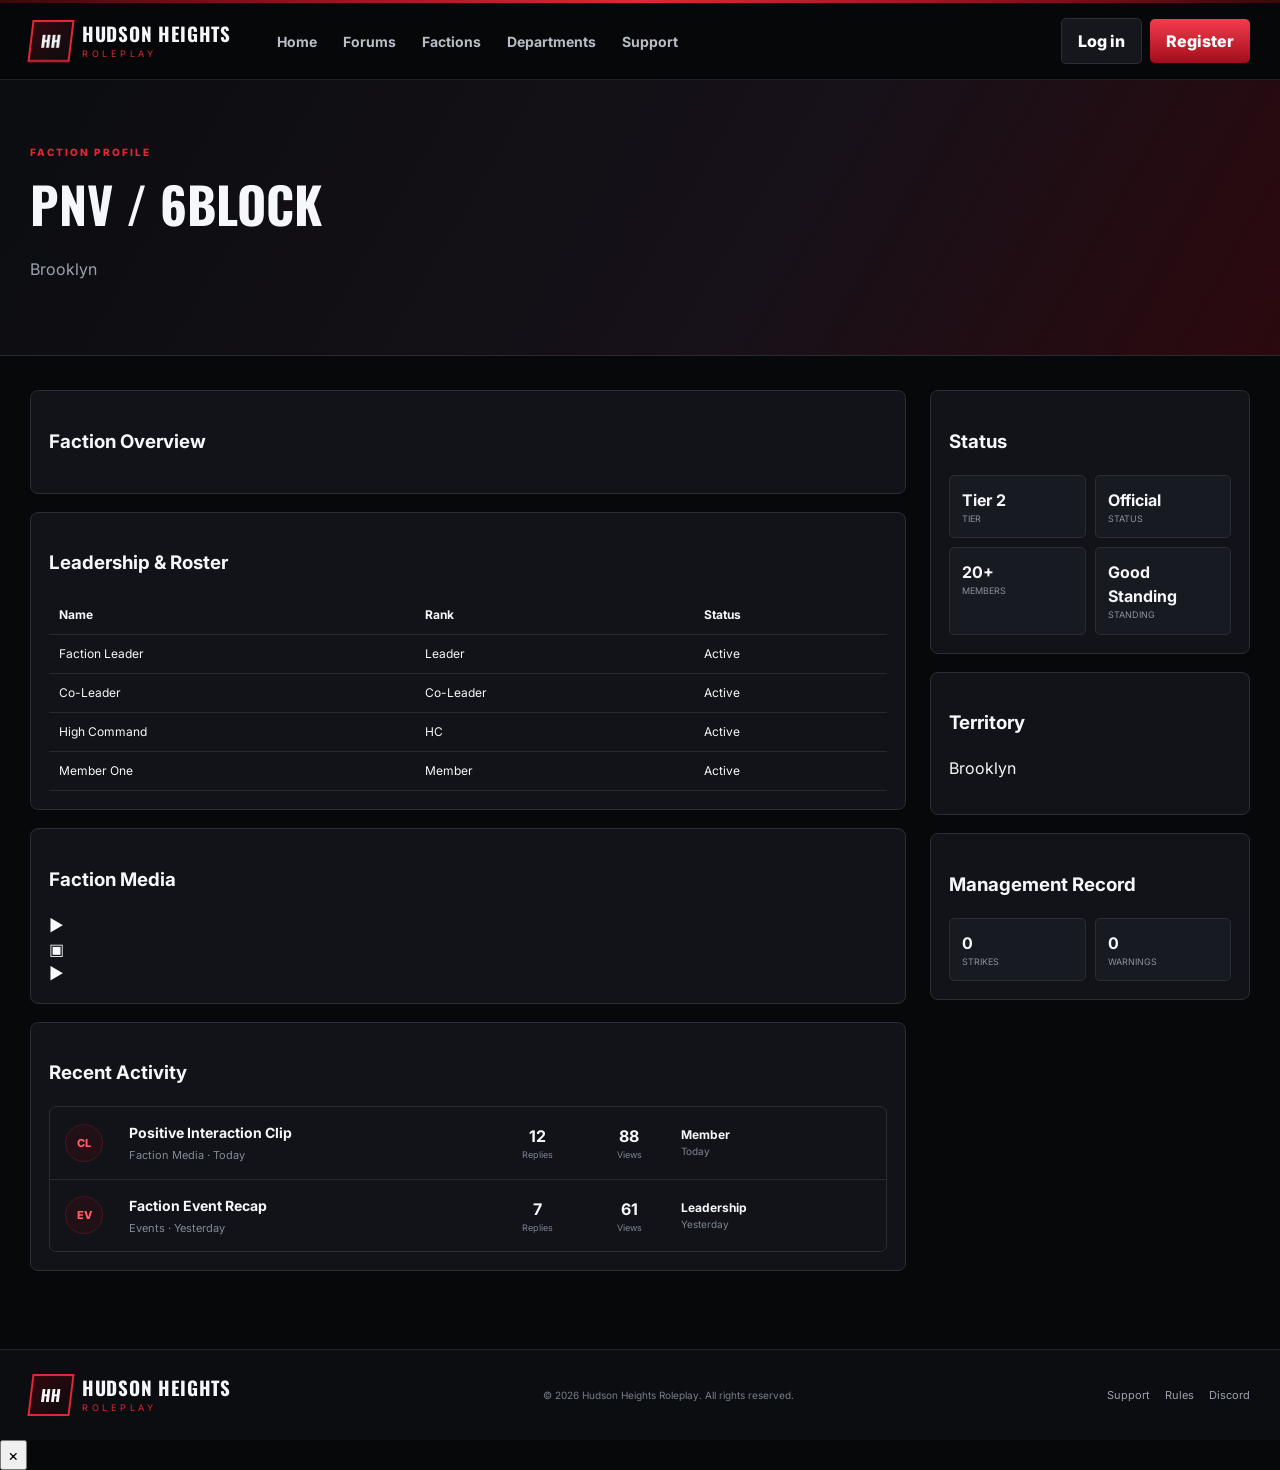
<file: faction-profile.html>
<!doctype html><html><head><meta charset="UTF-8"><meta name="viewport" content="width=device-width,initial-scale=1">
<link rel="preconnect" href="https://fonts.googleapis.com"><link rel="preconnect" href="https://fonts.gstatic.com" crossorigin>
<link href="https://fonts.googleapis.com/css2?family=Inter:wght@400;500;600;700;800&family=Oswald:wght@500;600;700&display=swap" rel="stylesheet">
<link rel="stylesheet" href="styles.css"><title>Faction Profile | Hudson Heights</title></head><body><div class="top-strip"></div><header class="site-header"><div class="container header-inner">
<a class="brand" href="index.html"><div class="brand-mark">HH</div><div><span class="brand-name">HUDSON HEIGHTS</span><span class="brand-sub">ROLEPLAY</span></div></a>
<button class="mobile-menu" id="mobileMenu">☰</button>
<nav class="main-nav" id="mainNav">
<a href="index.html">Home</a><a href="forums.html">Forums</a><a href="factions.html">Factions</a><a href="departments.html">Departments</a><a href="support.html">Support</a>
</nav>
<div class="header-actions"><button class="btn btn-ghost" data-modal="login">Log in</button><button class="btn btn-primary" data-modal="register">Register</button></div>
</div></header>
<section class="page-hero"><div class="container"><span class="section-kicker">FACTION PROFILE</span><h1 id="fpName">PNV / 6Block</h1><p id="fpLocation">Brooklyn</p></div></section>
<main class="container page-wrap" id="factionProfile"><div class="profile-grid"><section>
<div class="profile-card"><h3>Faction Overview</h3><p id="fpSummary"></p></div>
<div class="profile-card"><h3>Leadership & Roster</h3><table class="roster-table"><thead><tr><th>Name</th><th>Rank</th><th>Status</th></tr></thead><tbody>
<tr><td>Faction Leader</td><td>Leader</td><td>Active</td></tr><tr><td>Co-Leader</td><td>Co-Leader</td><td>Active</td></tr><tr><td>High Command</td><td>HC</td><td>Active</td></tr><tr><td>Member One</td><td>Member</td><td>Active</td></tr></tbody></table></div>
<div class="profile-card"><h3>Faction Media</h3><div class="media-grid"><div class="media-tile">▶</div><div class="media-tile">▣</div><div class="media-tile">▶</div></div></div>
<div class="profile-card"><h3>Recent Activity</h3><div class="thread-list">
<div class="thread-row"><div class="avatar">CL</div><div class="thread-main"><h3>Positive Interaction Clip</h3><p>Faction Media · Today</p></div><div class="thread-stat"><strong>12</strong><span>Replies</span></div><div class="thread-stat"><strong>88</strong><span>Views</span></div><div class="latest"><strong>Member</strong><span>Today</span></div></div>
<div class="thread-row"><div class="avatar">EV</div><div class="thread-main"><h3>Faction Event Recap</h3><p>Events · Yesterday</p></div><div class="thread-stat"><strong>7</strong><span>Replies</span></div><div class="thread-stat"><strong>61</strong><span>Views</span></div><div class="latest"><strong>Leadership</strong><span>Yesterday</span></div></div>
</div></div></section>
<aside><div class="profile-card"><h3>Status</h3><div class="profile-stats"><div><strong id="fpTier">Tier 2</strong><span>Tier</span></div><div><strong id="fpStatus">Official</strong><span>Status</span></div><div><strong id="fpMembers">20+</strong><span>Members</span></div><div><strong id="fpStanding">Good Standing</strong><span>Standing</span></div></div></div>
<div class="profile-card"><h3>Territory</h3><p id="fpTurf">Brooklyn</p></div>
<div class="profile-card"><h3>Management Record</h3><div class="profile-stats"><div><strong>0</strong><span>Strikes</span></div><div><strong>0</strong><span>Warnings</span></div></div></div></aside></div></main><footer><div class="container footer-inner">
<div class="brand footer-brand"><div class="brand-mark">HH</div><div><span class="brand-name">HUDSON HEIGHTS</span><span class="brand-sub">ROLEPLAY</span></div></div>
<p>© 2026 Hudson Heights Roleplay. All rights reserved.</p>
<div class="footer-links"><a href="support.html">Support</a><a href="forums.html">Rules</a><a href="#" id="discordFooter">Discord</a></div>
</div></footer>
<div class="modal-backdrop" id="modalBackdrop"><div class="modal"><button class="modal-close" id="modalClose">×</button><div id="modalContent"></div></div></div>
<script src="app.js"></script></body></html>
</file>
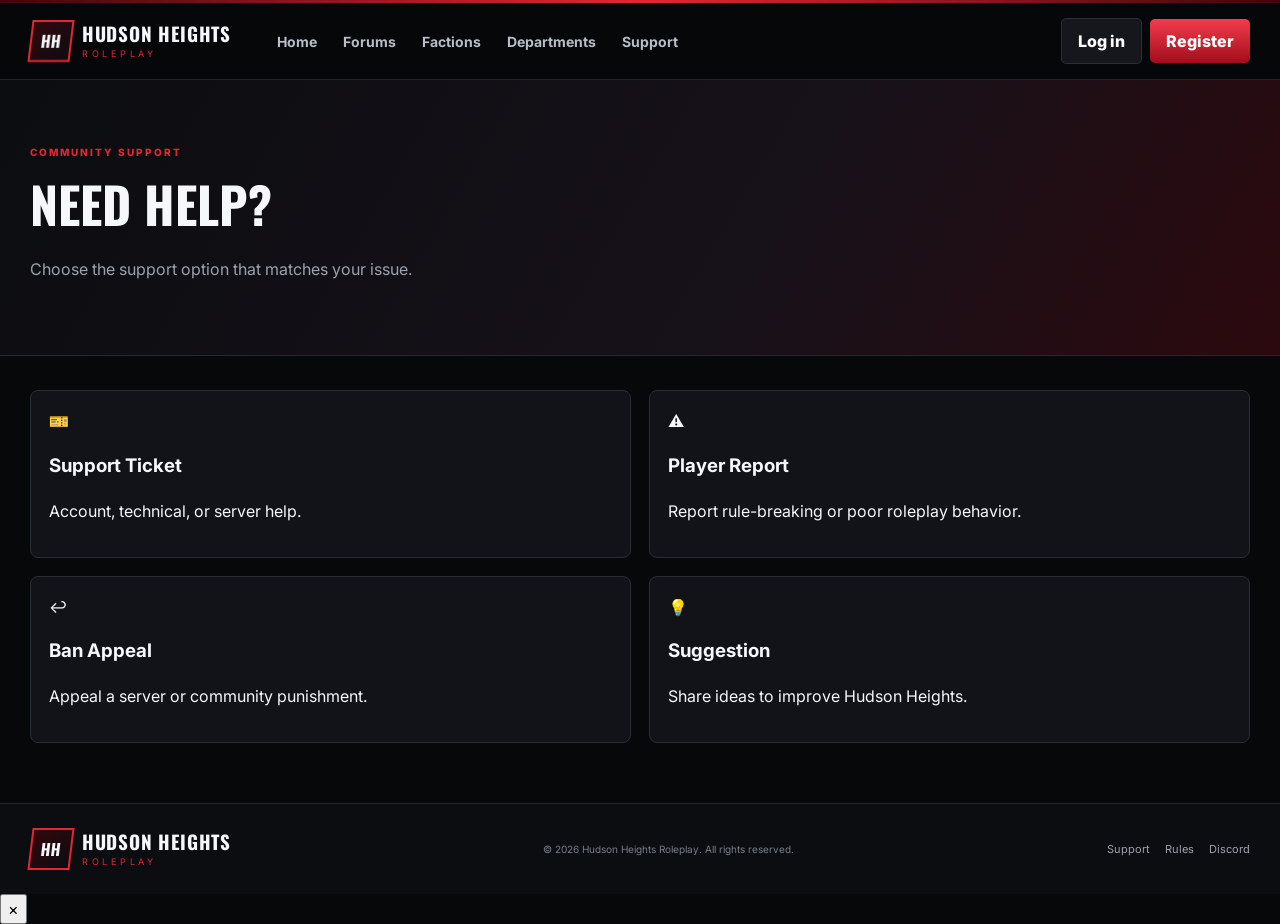
<file: support.html>
<!doctype html><html><head><meta charset="UTF-8"><meta name="viewport" content="width=device-width,initial-scale=1">
<link rel="preconnect" href="https://fonts.googleapis.com"><link rel="preconnect" href="https://fonts.gstatic.com" crossorigin>
<link href="https://fonts.googleapis.com/css2?family=Inter:wght@400;500;600;700;800&family=Oswald:wght@500;600;700&display=swap" rel="stylesheet">
<link rel="stylesheet" href="styles.css"><title>Support | Hudson Heights</title></head><body><div class="top-strip"></div><header class="site-header"><div class="container header-inner">
<a class="brand" href="index.html"><div class="brand-mark">HH</div><div><span class="brand-name">HUDSON HEIGHTS</span><span class="brand-sub">ROLEPLAY</span></div></a>
<button class="mobile-menu" id="mobileMenu">☰</button>
<nav class="main-nav" id="mainNav">
<a href="index.html">Home</a><a href="forums.html">Forums</a><a href="factions.html">Factions</a><a href="departments.html">Departments</a><a href="support.html">Support</a>
</nav>
<div class="header-actions"><button class="btn btn-ghost" data-modal="login">Log in</button><button class="btn btn-primary" data-modal="register">Register</button></div>
</div></header>
<section class="page-hero"><div class="container"><span class="section-kicker">COMMUNITY SUPPORT</span><h1>Need Help?</h1><p>Choose the support option that matches your issue.</p></div></section>
<main class="container page-wrap"><div class="support-grid">
<a class="support-card" href="#"><div>🎫</div><h3>Support Ticket</h3><p>Account, technical, or server help.</p></a>
<a class="support-card" href="#"><div>⚠</div><h3>Player Report</h3><p>Report rule-breaking or poor roleplay behavior.</p></a>
<a class="support-card" href="#"><div>↩</div><h3>Ban Appeal</h3><p>Appeal a server or community punishment.</p></a>
<a class="support-card" href="#"><div>💡</div><h3>Suggestion</h3><p>Share ideas to improve Hudson Heights.</p></a>
</div></main><footer><div class="container footer-inner">
<div class="brand footer-brand"><div class="brand-mark">HH</div><div><span class="brand-name">HUDSON HEIGHTS</span><span class="brand-sub">ROLEPLAY</span></div></div>
<p>© 2026 Hudson Heights Roleplay. All rights reserved.</p>
<div class="footer-links"><a href="support.html">Support</a><a href="forums.html">Rules</a><a href="#" id="discordFooter">Discord</a></div>
</div></footer>
<div class="modal-backdrop" id="modalBackdrop"><div class="modal"><button class="modal-close" id="modalClose">×</button><div id="modalContent"></div></div></div>
<script src="app.js"></script></body></html>
</file>
<file: styles.css>
:root{--bg:#07080a;--panel:#111318;--panel2:#171a20;--line:#292d35;--text:#f5f7fa;--muted:#9298a5;--red:#e32636;--red2:#a10d1b;--green:#39d98a}
*{box-sizing:border-box}html{scroll-behavior:smooth}body{margin:0;background:var(--bg);color:var(--text);font-family:Inter,Arial,sans-serif;line-height:1.5}a{color:inherit;text-decoration:none}button,input,textarea,select{font:inherit}.container{width:min(1220px,calc(100% - 32px));margin:auto}.narrow{width:min(860px,calc(100% - 32px));margin:auto}
.top-strip{height:3px;background:linear-gradient(90deg,#40060d,var(--red),#40060d)}.site-header{position:sticky;top:0;z-index:50;background:rgba(7,8,10,.96);backdrop-filter:blur(16px);border-bottom:1px solid #20232a}.header-inner{height:76px;display:flex;align-items:center;gap:26px}.brand{display:flex;align-items:center;gap:10px;min-width:max-content}.brand-mark{width:42px;height:42px;display:grid;place-items:center;border:2px solid var(--red);transform:skew(-7deg);font-family:Oswald,sans-serif;font-weight:700;background:linear-gradient(135deg,#32070d,#0c0d10)}.brand-name,.brand-sub{display:block;line-height:1}.brand-name{font-family:Oswald,sans-serif;font-size:19px;font-weight:700;letter-spacing:.7px}.brand-sub{font-size:9px;letter-spacing:3.7px;color:var(--red);margin-top:6px}.main-nav{display:flex;gap:6px;flex:1;margin-left:10px}.main-nav a{padding:27px 10px 24px;color:#b8bdc7;font-size:14px;font-weight:700;border-bottom:3px solid transparent}.main-nav a:hover{color:#fff;border-color:var(--red)}.header-actions{display:flex;gap:8px;align-items:center}.user-pill{font-size:12px;color:#c9ced6;background:#15171c;border:1px solid #2a2e35;border-radius:5px;padding:9px 11px}.mobile-menu{display:none;background:none;border:0;color:#fff;font-size:24px}
.btn{border:0;border-radius:5px;padding:10px 16px;font-weight:800;cursor:pointer;transition:.2s}.btn:hover{transform:translateY(-1px)}.btn-primary{background:linear-gradient(180deg,#f43c4d,var(--red2));color:#fff}.btn-dark{background:#171a20;color:#fff;border:1px solid #343842}.btn-ghost{background:#15171c;color:#fff;border:1px solid #2a2e35}.btn-sm{padding:7px 11px;font-size:12px}.btn-lg{padding:13px 20px}.full{width:100%}
.hero{position:relative;min-height:455px;display:flex;align-items:center;overflow:hidden;background:linear-gradient(90deg,rgba(5,6,8,.98),rgba(8,9,12,.91) 47%,rgba(49,7,13,.72)),radial-gradient(circle at 78% 31%,rgba(227,38,54,.35),transparent 34%)}.hero-grid{position:relative;z-index:2;display:grid;grid-template-columns:1fr 360px;gap:32px;align-items:center}.eyebrow{display:flex;align-items:center;gap:10px;font-size:11px;font-weight:800;letter-spacing:2px}.eyebrow span{width:28px;height:2px;background:var(--red)}.hero h1,.page-hero h1{font-family:Oswald,sans-serif;text-transform:uppercase}.hero h1{font-size:66px;line-height:.97;margin:16px 0 12px}.hero h1 em{font-style:normal;color:var(--red)}.hero p{color:#aeb4bf;font-size:17px}.hero-actions{display:flex;gap:10px;margin-top:24px}.hero-card{background:rgba(14,16,20,.82);border:1px solid rgba(255,255,255,.08);border-radius:10px;padding:20px}.hero-stat{display:flex;justify-content:space-between;padding:10px 0;border-bottom:1px solid #292d35}.hero-stat:last-child{border-bottom:0}.hero-stat span{color:#949aa6;font-size:12px}
.announcement-bar{background:#101217;border-top:1px solid #242831;border-bottom:1px solid #242831}.announcement-inner{min-height:56px;display:flex;gap:12px;align-items:center;font-size:13px}.announcement-inner .grow{flex:1;color:#a8aeba}.announcement-inner a{color:#ff5c68;font-weight:800}
.home-grid{display:grid;grid-template-columns:minmax(0,1fr) 320px;gap:24px;padding:38px 0 58px}.section-heading{display:flex;justify-content:space-between;align-items:end;margin-bottom:18px}.section-heading h2{font-family:Oswald,sans-serif;font-size:30px;margin:2px 0}.section-kicker{font-size:10px;color:var(--red);font-weight:800;letter-spacing:2px}.small-action{background:#171a20;border:1px solid #30343d;color:#fff;border-radius:5px;padding:8px 12px}
.forum-group,.thread-list,.card{background:var(--panel);border:1px solid var(--line);border-radius:7px;overflow:hidden}.forum-group{margin-bottom:22px}.group-title{padding:11px 15px;background:linear-gradient(90deg,#8c0d18,#cf1d2d);font-size:11px;font-weight:800;letter-spacing:1.2px}.forum-row{display:grid;grid-template-columns:48px minmax(260px,1fr) 80px 80px 215px;gap:12px;align-items:center;padding:16px 14px;border-bottom:1px solid #252932}.forum-row:last-child{border-bottom:0}.forum-row:hover{background:#151820}.forum-icon{width:42px;height:42px;border-radius:7px;display:grid;place-items:center;background:rgba(227,38,54,.11);border:1px solid rgba(227,38,54,.26);color:#ff5967;font-weight:800}.forum-main h3{margin:0 0 3px;font-size:15px}.forum-main p{margin:0;color:#8e95a1;font-size:12px}.forum-count{text-align:center}.forum-count strong,.forum-count span,.latest strong,.latest span{display:block}.forum-count span,.latest span{font-size:10px;color:#7d8490}.latest strong{font-size:12px}
.sidebar{display:flex;flex-direction:column;gap:18px}.side-card{background:var(--panel);border:1px solid var(--line);border-radius:7px;padding:16px}.status-line{font-size:10px;font-weight:800;color:#a0a6b0}.status-dot{display:inline-block;width:8px;height:8px;border-radius:50%;background:var(--green);margin-right:6px}.quick-link{display:flex;justify-content:space-between;padding:10px 0;border-top:1px solid #252932;font-size:12px}.stat-grid{display:grid;grid-template-columns:1fr 1fr;gap:9px}.stat-grid div{background:#171a20;border:1px solid #292d35;border-radius:5px;padding:12px}.stat-grid strong,.stat-grid span{display:block}.stat-grid span{font-size:9px;color:#7f8692;text-transform:uppercase}
.page-hero{padding:58px 0;background:linear-gradient(120deg,#0b0d10,#171119 60%,#2b090e);border-bottom:1px solid #262a31}.page-hero h1{font-size:50px;margin:4px 0 8px}.page-hero p{color:#9ca2ad}.page-wrap{padding:34px 0 60px}.toolbar{display:flex;justify-content:space-between;gap:12px;margin-bottom:18px}.search-input,.field input,.field textarea,.field select{width:100%;background:#0c0e12;border:1px solid #2d3139;color:#fff;border-radius:5px;padding:11px;outline:none}.search-input{max-width:430px}
.thread-row{display:grid;grid-template-columns:52px 1fr 80px 80px 190px;gap:12px;align-items:center;padding:15px;border-bottom:1px solid #252932}.thread-row:last-child{border-bottom:0}.avatar{width:38px;height:38px;border-radius:50%;display:grid;place-items:center;background:#211016;border:1px solid #4b1720;color:#ff5f6b;font-size:11px;font-weight:800}.thread-main h3{margin:0 0 4px;font-size:14px}.thread-main p{margin:0;color:#838a95;font-size:11px}.thread-stat{text-align:center}.thread-stat span{display:block;font-size:9px;color:#7d8490}
.prefix{display:inline-block;margin-right:7px;padding:3px 6px;border-radius:4px;font-size:9px;font-weight:800}.prefix.official{background:#173a29;color:#68e4a6}.prefix.info{background:#14233f;color:#79a6ff}.prefix.alert{background:#3d151a;color:#ff7c86}
.post-card{display:grid;grid-template-columns:180px 1fr;background:var(--panel);border:1px solid var(--line);border-radius:8px;overflow:hidden;margin-bottom:14px}.post-user{padding:18px;background:#0e1014;border-right:1px solid #252932;text-align:center}.post-body{padding:18px}.post-head{display:flex;justify-content:space-between;border-bottom:1px solid #252932;padding-bottom:10px;margin-bottom:14px;font-size:11px;color:#7e8591}.reply-box{background:var(--panel);border:1px solid var(--line);border-radius:8px;padding:18px}
.faction-grid,.department-grid,.support-grid{display:grid;grid-template-columns:repeat(2,1fr);gap:18px}.faction-card,.department-card,.support-card,.profile-card{background:var(--panel);border:1px solid var(--line);border-radius:8px;padding:18px}.faction-banner{height:100px;background:linear-gradient(120deg,#21070c,#17191f);border-radius:6px;padding:12px}.badge{font-size:9px;font-weight:800;padding:4px 7px;border-radius:4px}.badge.official{background:#173a29;color:#68e4a6}.badge.tier{background:#3b2612;color:#ffc26f}.badge.pending{background:#3b1418;color:#ff7a85}.faction-body{display:flex;gap:12px;align-items:center;margin:15px 0}.faction-logo{width:50px;height:50px;display:grid;place-items:center;border-radius:8px;background:#1b1e25;border:1px solid #30343d;color:#ff5966;font-weight:800}.faction-body h3{margin:0}.faction-body p{margin:2px 0 0;color:#8e95a1;font-size:12px}.faction-meta{display:flex;gap:6px;flex-wrap:wrap;margin-bottom:14px}.faction-meta span{font-size:10px;background:#171a20;border:1px solid #292d35;padding:5px 7px;border-radius:4px;color:#a8aeb8}.profile-grid{display:grid;grid-template-columns:1fr 320px;gap:24px}.profile-card{margin-bottom:18px}.roster-table{width:100%;border-collapse:collapse}.roster-table th,.roster-table td{padding:10px;border-bottom:1px solid #252932;text-align:left;font-size:12px}.profile-stats{display:grid;grid-template-columns:1fr 1fr;gap:9px}.profile-stats div{background:#171a20;border:1px solid #292d35;border-radius:5px;padding:12px}.profile-stats strong,.profile-stats span{display:block}.profile-stats span{font-size:9px;color:#8a919d;text-transform:uppercase}
.requirements{background:#12151a;border:1px solid #30343c;border-left:4px solid var(--red);padding:20px;border-radius:6px;margin-bottom:22px}.application-form,.auth-card,.admin-card{background:var(--panel);border:1px solid var(--line);border-radius:8px;padding:22px}.field{margin:14px 0}.field label{display:block;margin-bottom:6px;font-size:10px;color:#aeb3bd;text-transform:uppercase}.message{margin-top:12px;padding:10px;border-radius:5px;font-size:12px;display:none}.message.show{display:block}.message.ok{background:#173a29;color:#68e4a6}.message.err{background:#3b1418;color:#ff8a94}
.admin-grid{display:grid;grid-template-columns:repeat(3,1fr);gap:12px;margin-bottom:20px}.admin-stat{background:#171a20;border:1px solid #292d35;border-radius:6px;padding:14px}.admin-stat strong,.admin-stat span{display:block}.admin-stat span{font-size:10px;color:#8a919d;text-transform:uppercase}.table-wrap{overflow:auto}.data-table{width:100%;border-collapse:collapse}.data-table th,.data-table td{padding:10px;border-bottom:1px solid #252932;text-align:left;font-size:12px}
footer{border-top:1px solid #23262d;background:#0c0d10;padding:24px 0}.footer-inner{display:flex;align-items:center;justify-content:space-between;gap:18px}footer p{font-size:10px;color:#777e89}.footer-links{display:flex;gap:15px;font-size:11px;color:#9ca2ad}
@media(max-width:980px){.hero-grid,.home-grid,.profile-grid{grid-template-columns:1fr}.forum-row{grid-template-columns:48px 1fr 65px 65px}.latest{display:none}.thread-row{grid-template-columns:48px 1fr 65px 65px}.faction-grid,.department-grid,.support-grid{grid-template-columns:1fr}.admin-grid{grid-template-columns:1fr}}
@media(max-width:760px){.header-actions{display:none}.mobile-menu{display:block;margin-left:auto}.main-nav{position:absolute;top:76px;left:0;right:0;display:none;flex-direction:column;background:#0d0f12;padding:8px 18px}.main-nav.show{display:flex}.main-nav a{padding:12px}.hero h1{font-size:46px}.forum-row,.thread-row{grid-template-columns:42px 1fr}.forum-count,.thread-stat,.latest{display:none}.post-card{grid-template-columns:1fr}.post-user{border-right:0;border-bottom:1px solid #252932}.footer-inner{flex-direction:column;align-items:flex-start}}
</file>
